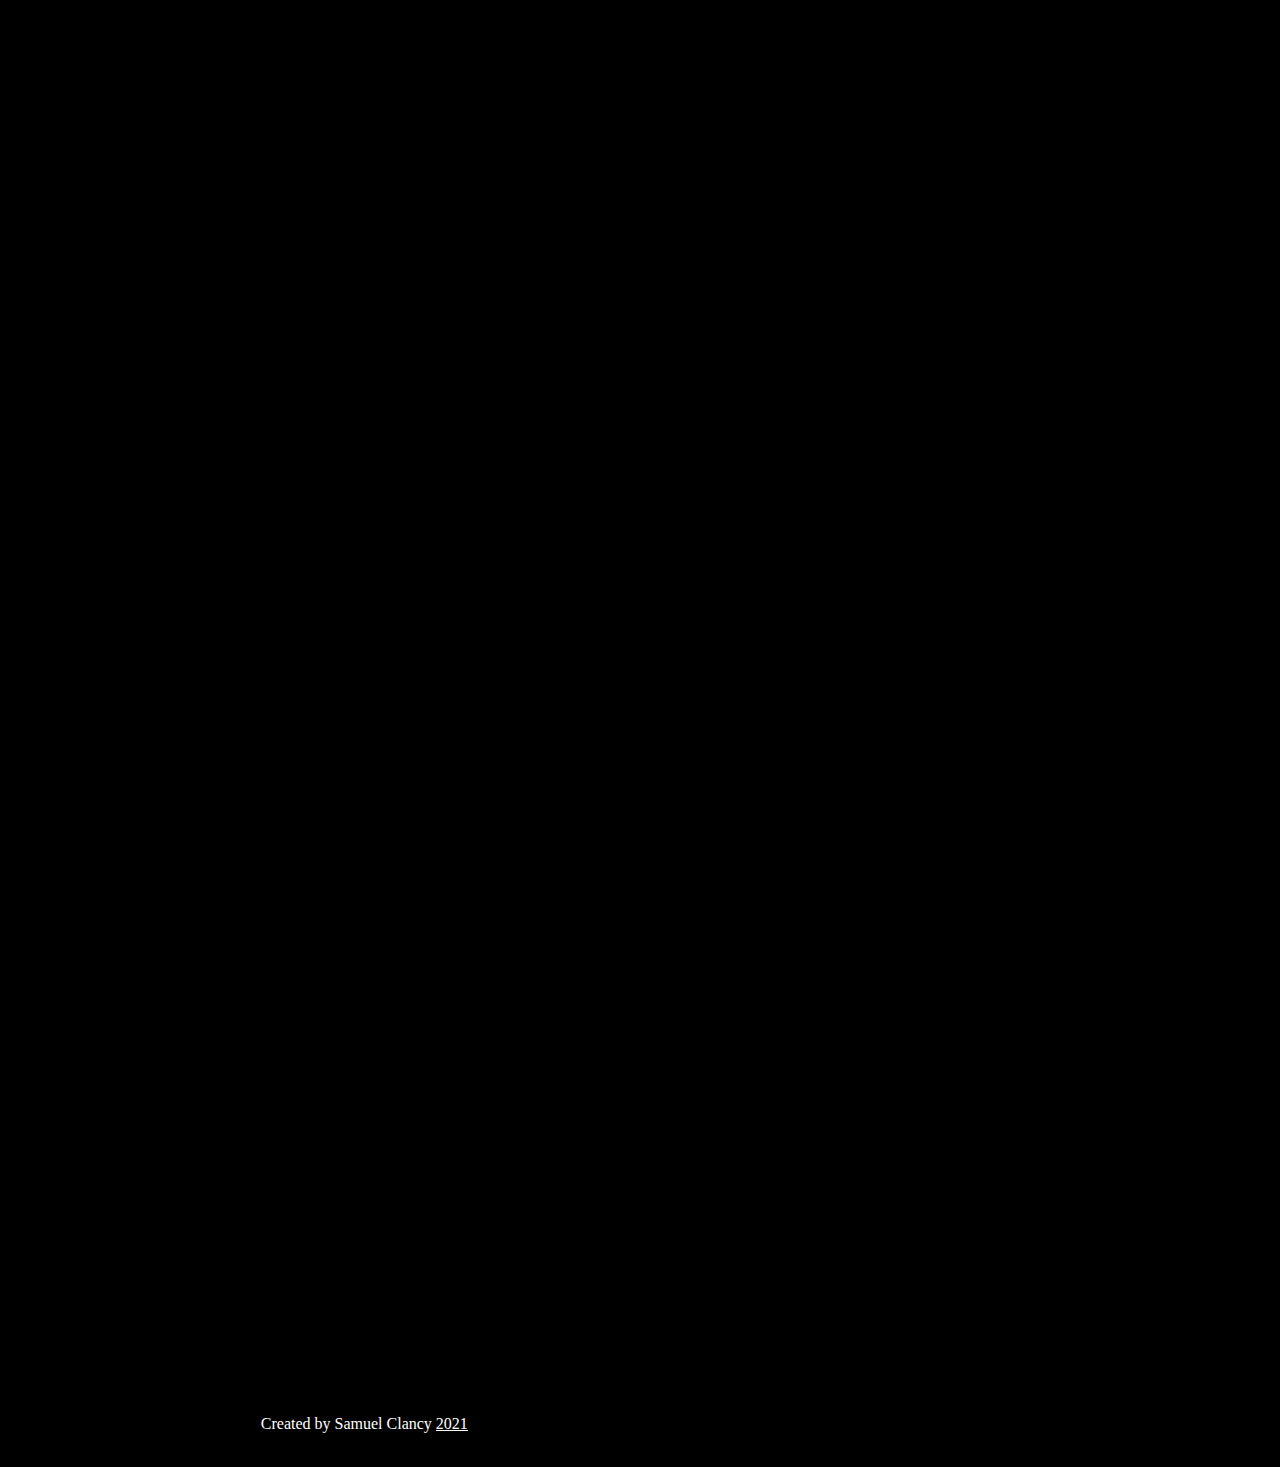
<file: index.html>
<!DOCTYPE html>
<html lang="en">

<head>
    <title>RushVader's homepage</title>
    <link rel="icon.png" href="icon.png">
    <meta charset="utf-8">
    <meta name="viewport" content="width=device-width, initial-scale=1, shrink-to-fit=no">
    <link rel="stylesheet" href="https://stackpath.bootstrapcdn.com/bootstrap/4.5.0/css/bootstrap.min.css"
          integrity="sha384-9aIt2nRpC12Uk9gS9baDl411NQApFmC26EwAOH8WgZl5MYYxFfc+NcPb1dKGj7Sk" crossorigin="anonymous">
    <link rel="stylesheet" href="fade-in.css" type="text/css">
    <link rel="stylesheet" href="style.css" type="text/css">
</head>

<body>
<style>
    body {background-color: black;}
    a {color: white}
    p {color: white}
    h3 {color: white}
</style>
<header>
    <div class="overlay"></div>
    <video class="fade-in two" playsinline="playsinline" autoplay="autoplay" muted="muted" loop="loop">
        <source src="video.mp4" type="video/mp4">
    </video>
    <div class="container h-100 fade-in">
        <div class="d-flex h-100 text-center align-items-center">
            <div class="w-100 text-white">
                <h1 class="display-3">Rush Vader</h1>
                <p class="lead mb-0">A guy who does things.</p>
            </div>
        </div>
    </div>
</header>

<div class="container">
<div class="body">
    <div class="fade-in three">
        <h3 class="display-4">ABOUT ME</h3>
        <p>Here are a few things about me:</p>
        <div class="row">
            <div class="col-sm-4">
                <a style="color:white;">Hobbies</a>
                <p>My hobbies include drawing, programming, chatting with friends and playing games.</p>
            </div>
            <div class="col-sm-4">
                <a style="color:white;">Github</a>
                <p>I put most of my things on my git hub for example you can find this website on there <a href="chad.html">.</a></p>
            </div>
            <div class="col-sm-4">
                <a style="color:white;"></a>
                <p></p>
            </div>
        </div>
    </div>

    <div id="links" class="fade-in four">
        <br>
        <h3 class="display-4">LINKS</h3>
        <ul class="list-unstyled">
            <li><a href="https://github.com/rushvader">Github</a></li>
            <li><a href="https://twitter.com/rushvader">Twitter</a></li>
            <li><a href="RandomStuff.html"></a></li>
        </ul>
        <br>
      <!-- <blockquote class="twitter-tweet" data-theme="dark"><p lang="en" dir="ltr">I used to watch Hellsing or Death Note. I used to not watch stuff like New Game or Dragon Maid. Things changed.
            <a href="https://twitter.com/hashtag/march2017?src=hash&amp;ref_src=twsrc%5Etfw">#march2017</a> 
            <a href="https://t.co/1pw6TDKAIc">pic.twitter.com/1pw6TDKAIc</a></p>&mdash; Łukasz Piskorz (@vanripperart) 
            <a href="https://twitter.com/vanripperart/status/848865384258252804?ref_src=twsrc%5Etfw">April 3, 2017</a>
        </blockquote> <script async src="https://platform.twitter.com/widgets.js" charset="utf-8"></script> -->
    </div>
</div>
    <div id="contact" class="fade-in five">
        <h3 class="display-4"></h3>
        <ul class="list-unstyled">
            <li><a href=""></a></li>
            <li><a href=""></a></li>

        </ul>
    </div>
</div>
<div class="jumbotron jumbotron-fluid" style="margin-bottom: 0; background-color: black;">
    <div class="footer">
        <p align="center-left">Created by Samuel Clancy <a href="kobe.html">2021</a></p>
    </div>
</div>
<script src="https://code.jquery.com/jquery-3.5.1.slim.min.js"
        integrity="sha384-DfXdz2htPH0lsSSs5nCTpuj/zy4C+OGpamoFVy38MVBnE+IbbVYUew+OrCXaRkfj"
        crossorigin="anonymous"></script>
<script src="https://cdn.jsdelivr.net/npm/popper.js@1.16.0/dist/umd/popper.min.js"
        integrity="sha384-Q6E9RHvbIyZFJoft+2mJbHaEWldlvI9IOYy5n3zV9zzTtmI3UksdQRVvoxMfooAo"
        crossorigin="anonymous"></script>
<script src="https://stackpath.bootstrapcdn.com/bootstrap/4.5.0/js/bootstrap.min.js"
        integrity="sha384-OgVRvuATP1z7JjHLkuOU7Xw704+h835Lr+6QL9UvYjZE3Ipu6Tp75j7Bh/kR0JKI"
        crossorigin="anonymous"></script>
</body>

</html>
</file>
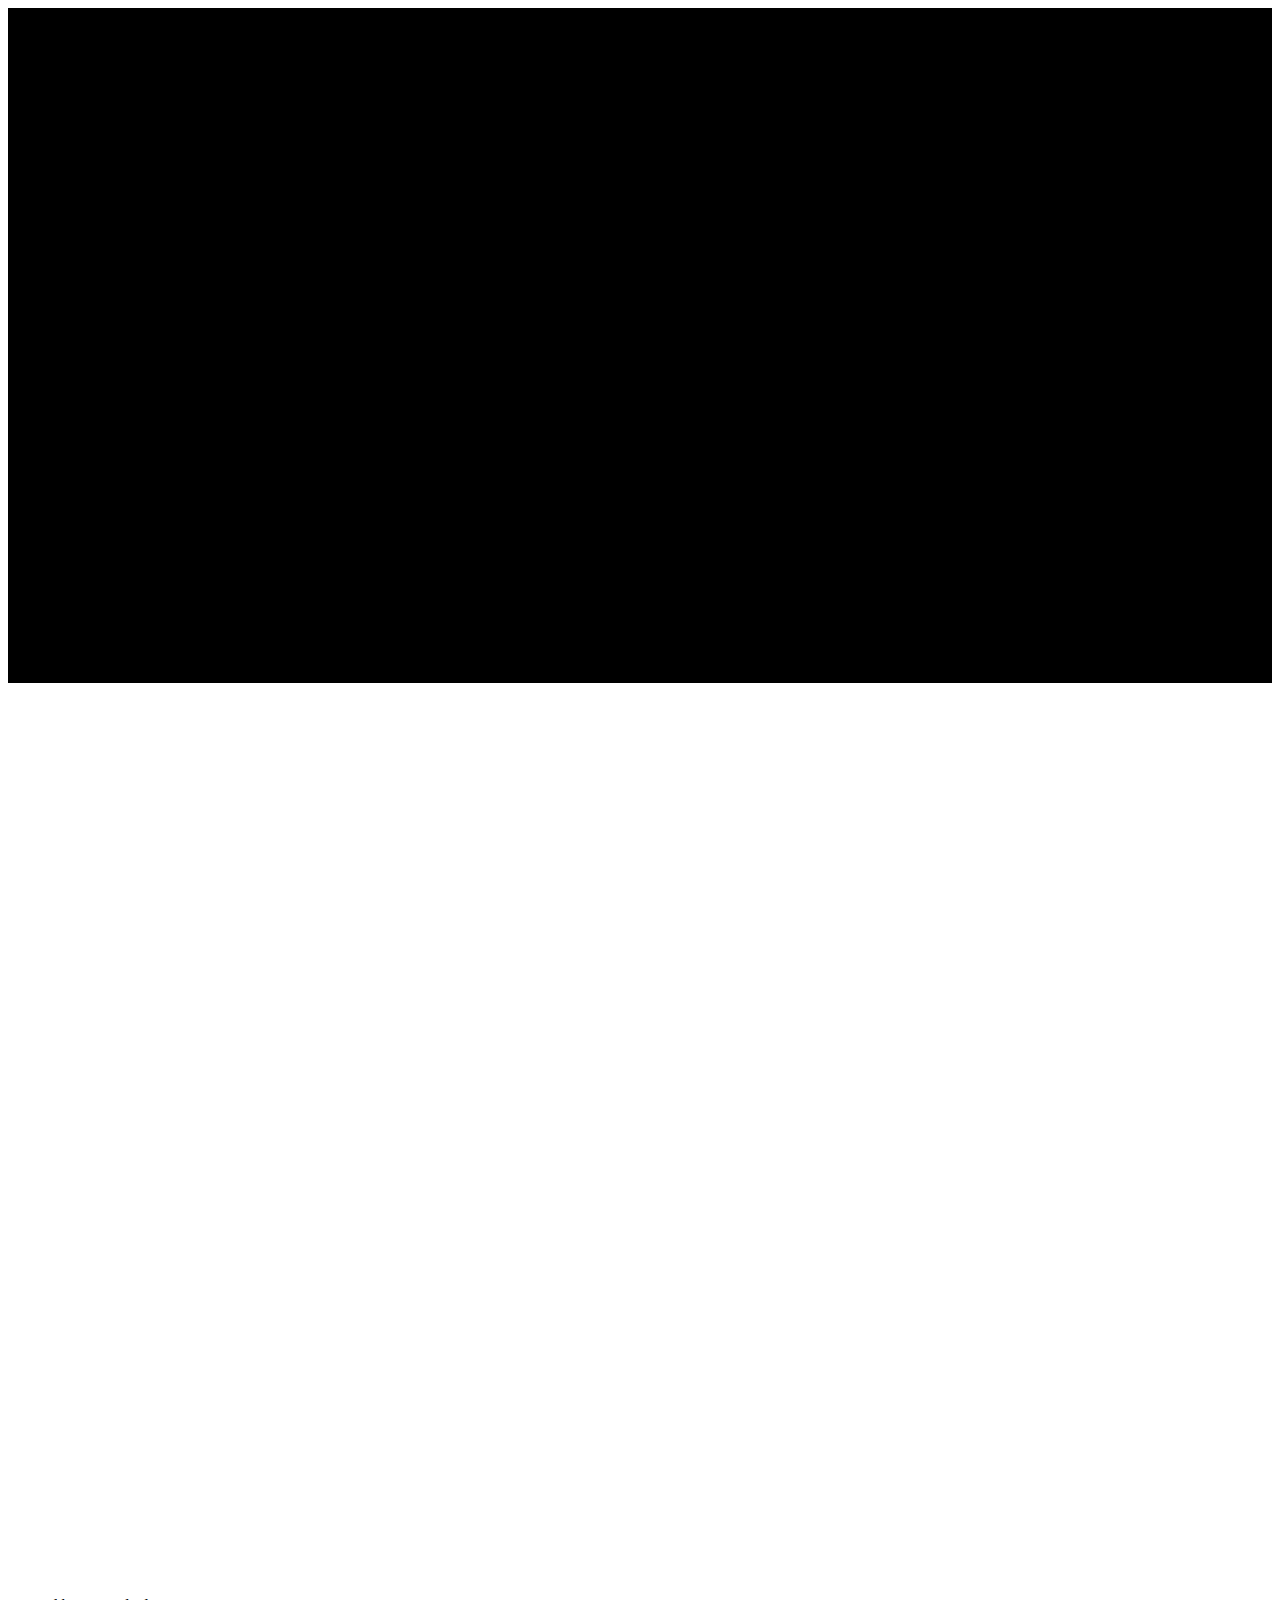
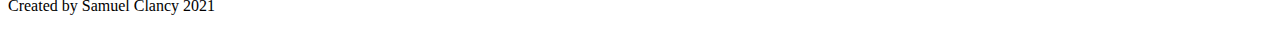
<file: RushVaderWebpage2/index.html>
<!DOCTYPE html>
<html lang="en">

<head>
    <title>RushVader's homepage</title>
    <link rel="icon" href="icon.jpg">
    <meta charset="utf-8">
    <meta name="viewport" content="width=device-width, initial-scale=1, shrink-to-fit=no">
    <link rel="stylesheet" href="https://stackpath.bootstrapcdn.com/bootstrap/4.5.0/css/bootstrap.min.css"
          integrity="sha384-9aIt2nRpC12Uk9gS9baDl411NQApFmC26EwAOH8WgZl5MYYxFfc+NcPb1dKGj7Sk" crossorigin="anonymous">
    <link rel="stylesheet" href="fade-in.css" type="text/css">
    <link rel="stylesheet" href="style.css" type="text/css">
</head>

<body>
<header>
    <div class="overlay"></div>
    <video class="fade-in two" playsinline="playsinline" autoplay="autoplay" muted="muted" loop="loop">
        <source src="video.mp4" type="video/mp4">
    </video>
    <div class="container h-100 fade-in">
        <div class="d-flex h-100 text-center align-items-center">
            <div class="w-100 text-white">
                <h1 class="display-3">Rush Vader</h1>
                <p class="lead mb-0">A guy who does things</p>
            </div>
        </div>
    </div>
</header>

<div class="container">

    <div class="fade-in three">
        <h3 class="display-4">ABOUT ME</h3>
        <p>Here are a few things about me:</p>
        <div class="row">
            <div class="col-sm-4">
                <a href="https://steamcommunity.com/id/rushvader/">Steam</a>
                <p>I like to play video games with my friends, if you are interested to play add my steam</p>
            </div>
            <div class="col-sm-4">
                <a href="https://www.youtube.com/watch?v=dQw4w9WgXcQ&ab_channel=RickAstleyVEVO">Hobbies</a>
                <p>My hobbies include drawing, programming, chatting with friends and playing games.</p>
            </div>
            <div class="col-sm-4">
                <a href="https://github.com/rushvader">Github</a>
                <p>I put most of my things on my git hub for example you can find this website on there.</p>
            </div>
        </div>
    </div>

    <div id="links" class="fade-in four">
        <br>
        <h3 class="display-4">LINKS</h3>
        <ul class="list-unstyled">
            <li><a href="https://github.com/rushvader">Github</a></li>
            <li><a href="https://twitter.com/rushvader">Twitter</a></li>
            <br>
            <br>
            <br>
            <br>
            <br>
            <br>
            <br>
            <br>
            <br>
            <br>
            <br>
            <br>
            <br>
            <br>
            <br>
            <br>
            <br>
            <br>
            <br>
            <br>
            <br>
            <br>
            <br>
            <br>
        </ul>
    </div>
    <div id="contact" class="fade-in five">
        <h3 class="display-4"></h3>
        <ul class="list-unstyled">
            <li><a href=""></a></li>
            <li><a href=""></a></li>

        </ul>
    </div>
</div>
<div class="jumbotron jumbotron-fluid" style="margin-bottom: 0;">
    <p> Created by Samuel Clancy 2021</p>
</div>
<script src="https://code.jquery.com/jquery-3.5.1.slim.min.js"
        integrity="sha384-DfXdz2htPH0lsSSs5nCTpuj/zy4C+OGpamoFVy38MVBnE+IbbVYUew+OrCXaRkfj"
        crossorigin="anonymous"></script>
<script src="https://cdn.jsdelivr.net/npm/popper.js@1.16.0/dist/umd/popper.min.js"
        integrity="sha384-Q6E9RHvbIyZFJoft+2mJbHaEWldlvI9IOYy5n3zV9zzTtmI3UksdQRVvoxMfooAo"
        crossorigin="anonymous"></script>
<script src="https://stackpath.bootstrapcdn.com/bootstrap/4.5.0/js/bootstrap.min.js"
        integrity="sha384-OgVRvuATP1z7JjHLkuOU7Xw704+h835Lr+6QL9UvYjZE3Ipu6Tp75j7Bh/kR0JKI"
        crossorigin="anonymous"></script>
</body>

</html>
</file>
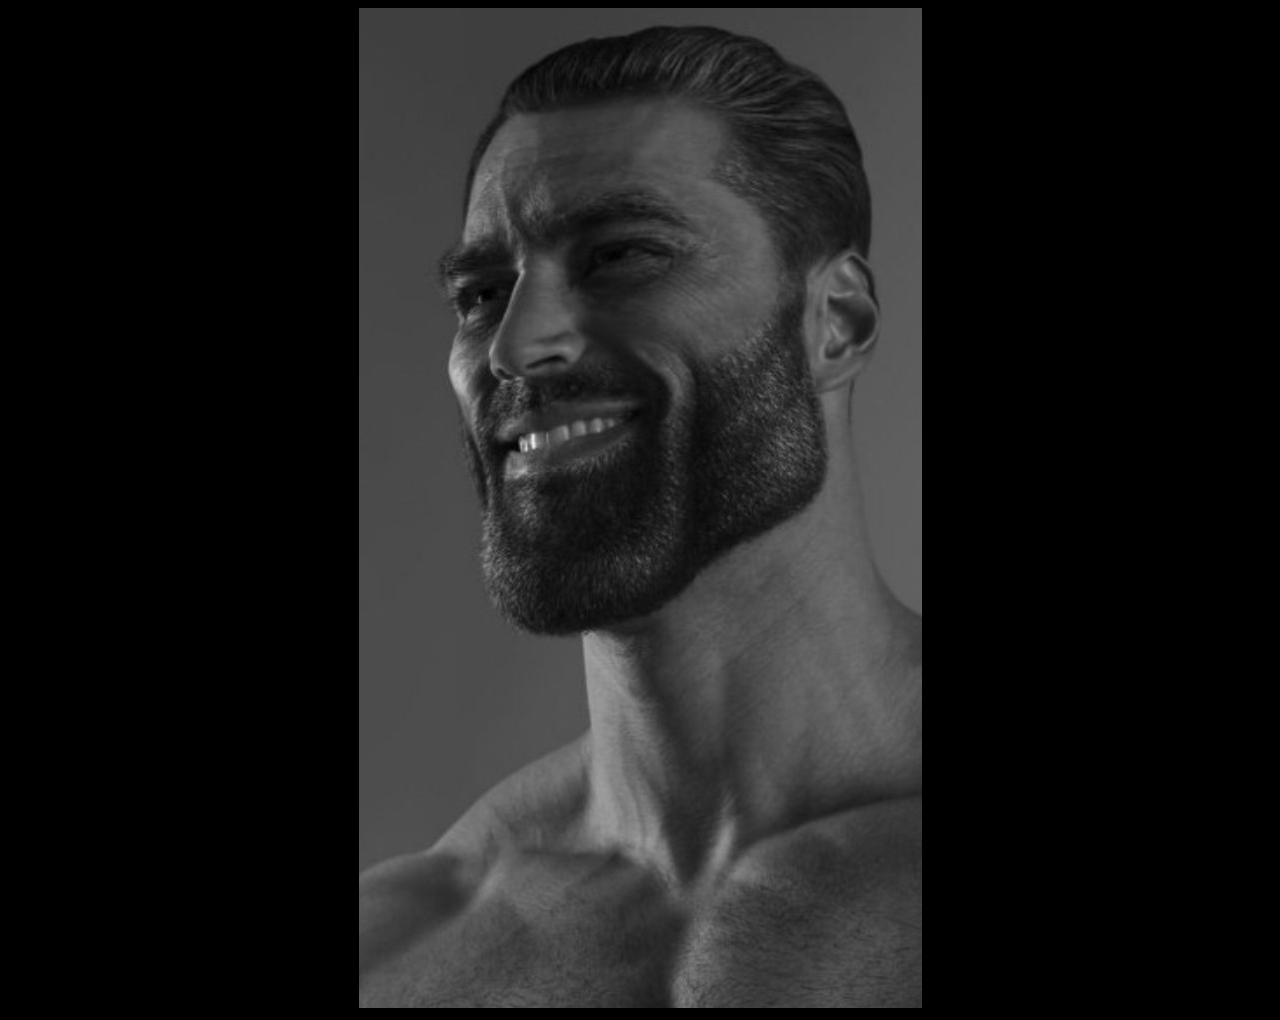
<file: chad.html>
<!DOCTYPE html>
<html lang="en">
<head>
    <meta charset="UTF-8">
    <title>Chad's page</title>
    <link rel="icon" href="icon.jpg">
    <meta charset="utf-8">
    <meta name="viewport" content="width=device-width, initial-scale=1, shrink-to-fit=no">
    <link rel="stylesheet" href="https://stackpath.bootstrapcdn.com/bootstrap/4.5.0/css/bootstrap.min.css"
          integrity="sha384-9aIt2nRpC12Uk9gS9baDl411NQApFmC26EwAOH8WgZl5MYYxFfc+NcPb1dKGj7Sk" crossorigin="anonymous">
    <link rel="stylesheet" href="fade-in.css" type="text/css">
</head>
<body>
<style>
    body {background-color: black;}
    a {color: white}
    p {color: white}
    h3 {color: white}
</style>

<center>
    <a href="https://www.youtube.com/watch?v=QJJYpsA5tv8&ab_channel=BMTHOfficialVEVO"><img src="assets/chad.jpg" alt="chad"></a>
</center>
</body>
</html>
</file>
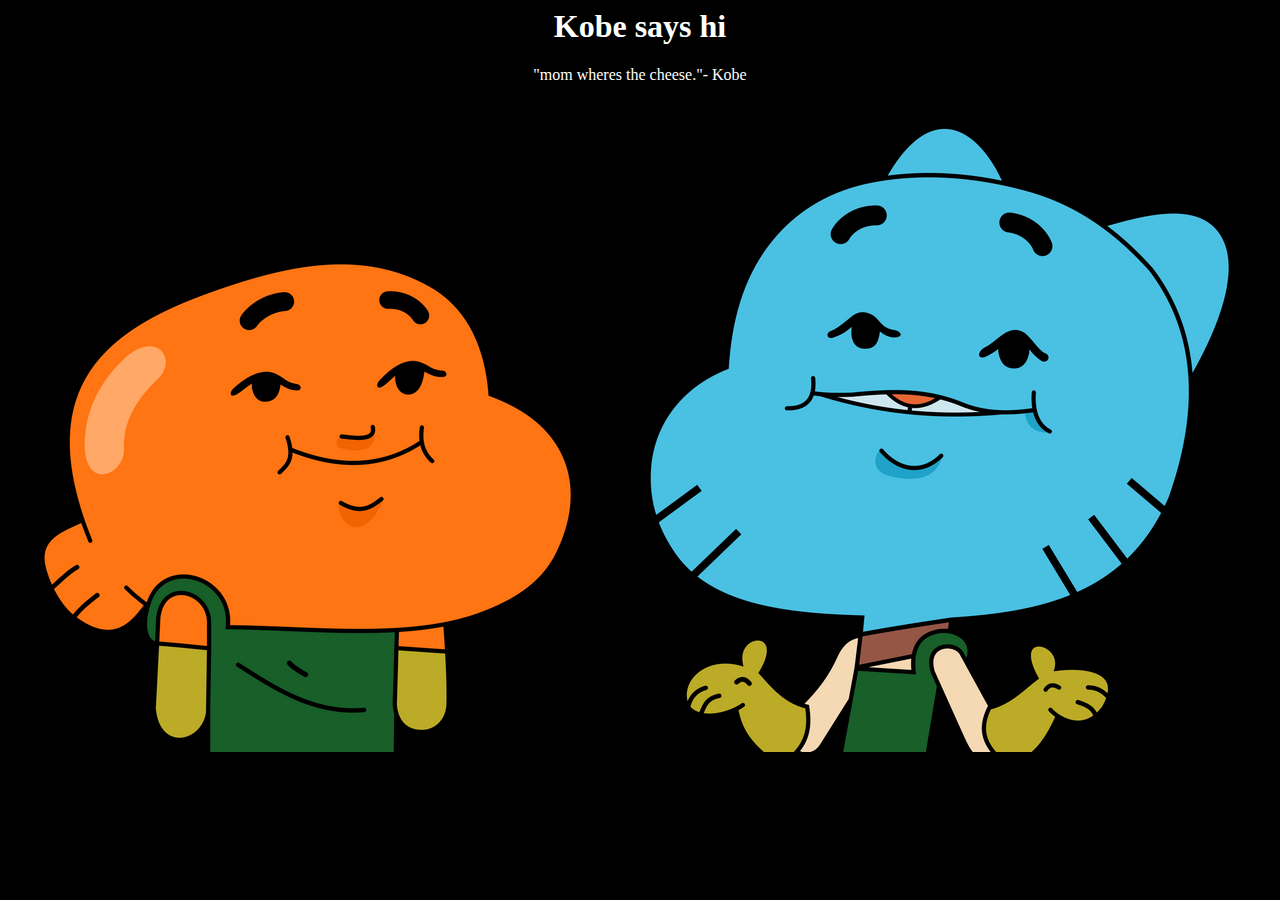
<file: kobe.html>
<html>
<head>
    <title>Kobe's page</title>
    <link rel="icon" href="icon.jpg">
    <meta charset="utf-8">
    <meta name="viewport" content="width=device-width, initial-scale=1, shrink-to-fit=no">
    <link rel="stylesheet" href="https://stackpath.bootstrapcdn.com/bootstrap/4.5.0/css/bootstrap.min.css"
          integrity="sha384-9aIt2nRpC12Uk9gS9baDl411NQApFmC26EwAOH8WgZl5MYYxFfc+NcPb1dKGj7Sk" crossorigin="anonymous">
    <link rel="stylesheet" href="fade-in.css" type="text/css">
</head>
<header align="center">
                <h1 style="color:white;" class="display-3">Kobe says hi</h1>
                <p class="lead mb-0">"mom wheres the cheese."- Kobe</p>
</header>
<body>
<style>
    body {background-color: black;}
    a {color: white}
    p {color: white}
    h3 {color: white}
</style>
<center>
<img src="assets/daddy.png" alt="daddy">
</center>
</body>


</html>
</file>
<file: fade-in.css>
/* make keyframes that tell the start state and the end state of our object */

@-webkit-keyframes fadeIn {
    from {
        opacity: 0;
    }
    to {
        opacity: 1;
    }
}

@-moz-keyframes fadeIn {
    from {
        opacity: 0;
    }
    to {
        opacity: 1;
    }
}

@keyframes fadeIn {
    from {
        opacity: 0;
    }
    to {
        opacity: 1;
    }
}

.fade-in {
    opacity: 0; /* make things invisible upon start */
    -webkit-animation: fadeIn ease-in 1; /* call our keyframe named fadeIn, use animattion ease-in and repeat it only 1 time */
    -moz-animation: fadeIn ease-in 1;
    animation: fadeIn ease-in 1;

    -webkit-animation-fill-mode: forwards; /* this makes sure that after animation is done we remain at the last keyframe value (opacity: 1)*/
    -moz-animation-fill-mode: forwards;
    animation-fill-mode: forwards;

    -webkit-animation-duration: 1s;
    -moz-animation-duration: 1s;
    animation-duration: 1s;
}

.fade-in.one {
    -webkit-animation-delay: 0.3s;
    -moz-animation-delay: 0.3s;
    animation-delay: 0.3s;
}

.fade-in.two {
    -webkit-animation-delay: 0.7s;
    -moz-animation-delay: 0.7s;
    animation-delay: 0.7s;
}

.fade-in.three {
    -webkit-animation-delay: 1.2s;
    -moz-animation-delay: 1.2s;
    animation-delay: 1.2s;
}

.fade-in.four {
    -webkit-animation-delay: 1.6s;
    -moz-animation-delay: 1.6s;
    animation-delay: 1.6s;
}

.fade-in.five {
    -webkit-animation-delay: 1.9s;
    -moz-animation-delay: 1.9s;
    animation-delay: 1.9s;
}
</file>
<file: style.css>
header {
    position: relative;
    background-color: black;
    height: 75vh;
    min-height: 25rem;
    width: 100%;
    overflow: hidden;
}

header video {
    position: absolute;
    top: 50%;
    left: 50%;
    min-width: 100%;
    min-height: 100%;
    width: auto;
    height: auto;
    z-index: 0;
    -ms-transform: translateX(-50%) translateY(-50%);
    -moz-transform: translateX(-50%) translateY(-50%);
    -webkit-transform: translateX(-50%) translateY(-50%);
    transform: translateX(-50%) translateY(-50%);
}

header .container {
    position: relative;
    z-index: 2;
}

header .overlay {
    position: absolute;
    top: 0;
    left: 0;
    height: 100%;
    width: 100%;
    background-color: black;
    opacity: 0.5;
    z-index: 1;
}
header .kobe {
    position: absolute;
    top: 0;
    left: 0;
    height: 20%;
    width: 100%;
    background-color: black;
    opacity: 0.5;
    z-index: 1;
}
.footer {
    margin: auto;
    width: 60%;
    padding: 10px;
}
.rushvader{
    margin: auto;
    width: 60%;
    padding: 10px;
    font-size: 10px;
}
.body{
    margin: auto;
    width: 80%;
    padding-bottom: 120px;
    padding-top: 120px;
}
</file>
<file: RushVaderWebpage2/fade-in.css>
/* make keyframes that tell the start state and the end state of our object */

@-webkit-keyframes fadeIn {
    from {
        opacity: 0;
    }
    to {
        opacity: 1;
    }
}

@-moz-keyframes fadeIn {
    from {
        opacity: 0;
    }
    to {
        opacity: 1;
    }
}

@keyframes fadeIn {
    from {
        opacity: 0;
    }
    to {
        opacity: 1;
    }
}

.fade-in {
    opacity: 0; /* make things invisible upon start */
    -webkit-animation: fadeIn ease-in 1; /* call our keyframe named fadeIn, use animattion ease-in and repeat it only 1 time */
    -moz-animation: fadeIn ease-in 1;
    animation: fadeIn ease-in 1;

    -webkit-animation-fill-mode: forwards; /* this makes sure that after animation is done we remain at the last keyframe value (opacity: 1)*/
    -moz-animation-fill-mode: forwards;
    animation-fill-mode: forwards;

    -webkit-animation-duration: 1s;
    -moz-animation-duration: 1s;
    animation-duration: 1s;
}

.fade-in.one {
    -webkit-animation-delay: 0.3s;
    -moz-animation-delay: 0.3s;
    animation-delay: 0.3s;
}

.fade-in.two {
    -webkit-animation-delay: 0.7s;
    -moz-animation-delay: 0.7s;
    animation-delay: 0.7s;
}

.fade-in.three {
    -webkit-animation-delay: 1.2s;
    -moz-animation-delay: 1.2s;
    animation-delay: 1.2s;
}

.fade-in.four {
    -webkit-animation-delay: 1.6s;
    -moz-animation-delay: 1.6s;
    animation-delay: 1.6s;
}

.fade-in.five {
    -webkit-animation-delay: 1.9s;
    -moz-animation-delay: 1.9s;
    animation-delay: 1.9s;
}
</file>
<file: RushVaderWebpage2/style.css>
header {
    position: relative;
    background-color: black;
    height: 75vh;
    min-height: 25rem;
    width: 100%;
    overflow: hidden;
}

header video {
    position: absolute;
    top: 50%;
    left: 50%;
    min-width: 100%;
    min-height: 100%;
    width: auto;
    height: auto;
    z-index: 0;
    -ms-transform: translateX(-50%) translateY(-50%);
    -moz-transform: translateX(-50%) translateY(-50%);
    -webkit-transform: translateX(-50%) translateY(-50%);
    transform: translateX(-50%) translateY(-50%);
}

header .container {
    position: relative;
    z-index: 2;
}

header .overlay {
    position: absolute;
    top: 0;
    left: 0;
    height: 100%;
    width: 100%;
    background-color: black;
    opacity: 0.5;
    z-index: 1;
}
</file>
